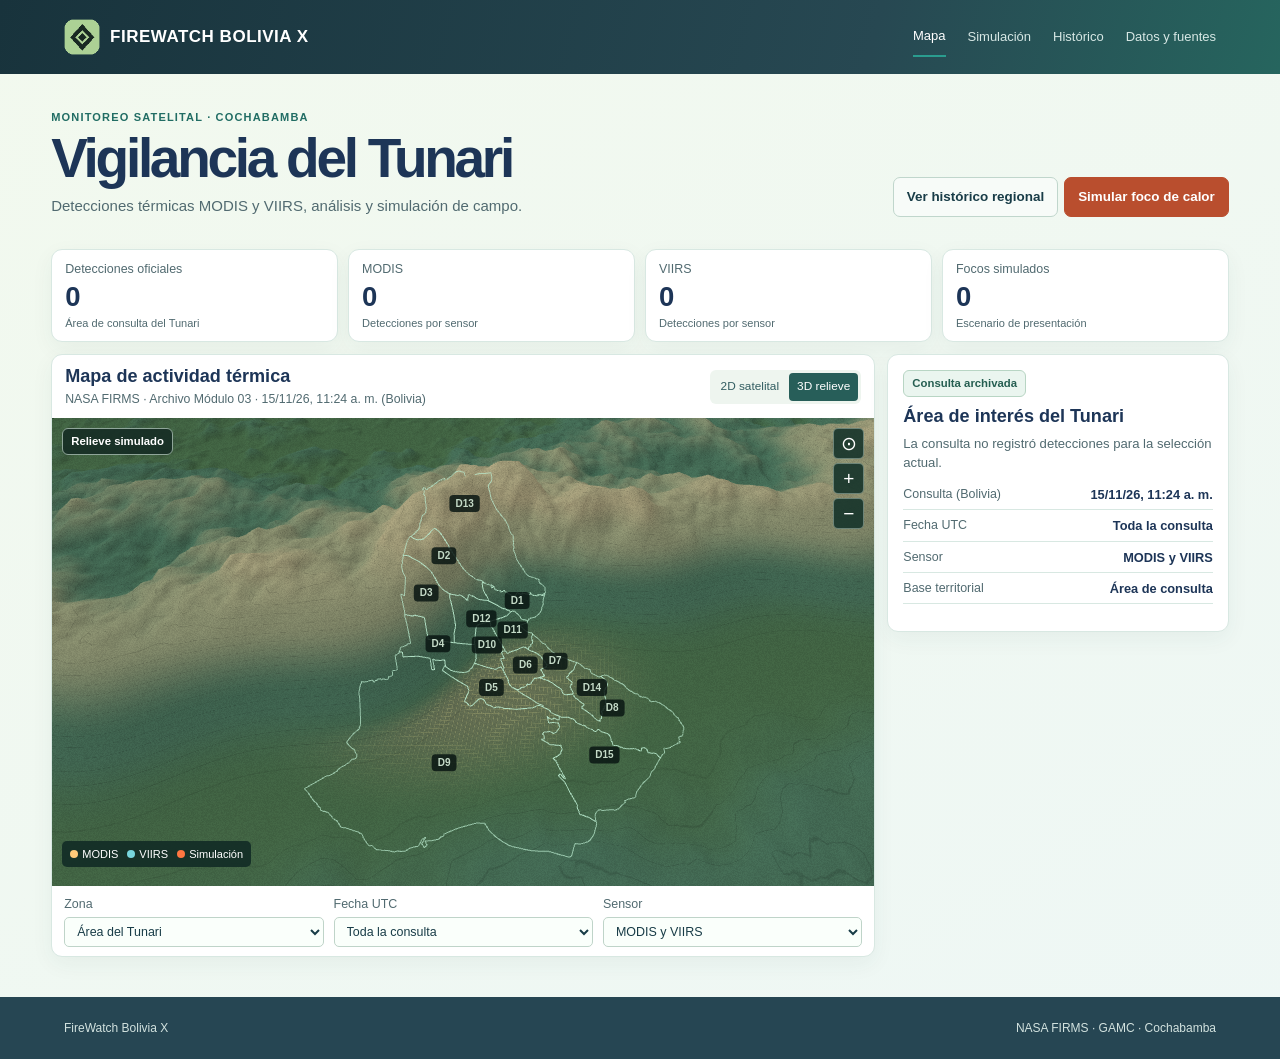
<file: docs/index.html>
<!doctype html>
<html lang="es">
<head>
  <meta charset="utf-8">
  <meta name="viewport" content="width=device-width, initial-scale=1">
  <meta name="theme-color" content="#1e3942">
  <title>FireWatch Bolivia X · Tunari</title>
  <link rel="icon" href="firewatch.png">
  <link rel="stylesheet" href="vendor/leaflet.css">
  <link rel="stylesheet" href="layout.css">
  <link rel="stylesheet" href="visor.css">
  <script defer src="vendor/leaflet.min.js"></script>
  <script defer src="data/distritos.js"></script>
  <script defer src="data/firms.js"></script>
  <script defer src="analisis.js"></script>
  <script defer src="terreno.js"></script>
  <script defer src="prediccion.js"></script>
  <script defer src="visor.js"></script>
</head>
<body class="fw-shell">
  <header class="fw-shell-header">
    <a class="fw-shell-logo" href="#mapa"><img src="firewatch.png" width="36" height="36" alt=""> FIREWATCH BOLIVIA X</a>
    <button id="menu" class="fw-shell-menu-boton" type="button" aria-expanded="false" aria-label="Menú principal">☰</button>
    <nav class="fw-shell-nav" id="nav" aria-label="Navegación">
      <a href="#mapa">Mapa</a><a href="#simulacion">Simulación</a><a href="#estadisticas">Histórico</a><a href="#fuentes">Datos y fuentes</a>
    </nav>
  </header>

  <main class="release">
    <header class="hero">
      <div><p class="eyebrow">MONITOREO SATELITAL · COCHABAMBA</p><h1>Vigilancia del Tunari</h1><p>Detecciones térmicas MODIS y VIIRS, análisis y simulación de campo.</p></div>
      <div class="hero-actions"><button type="button" id="archive-main" class="button outline">Ver histórico regional</button><button type="button" id="simulate-main" class="button primary">Simular foco de calor</button></div>
    </header>

    <section data-screen="mapa" aria-label="Mapa de vigilancia">
      <div class="kpis">
        <article><span>Detecciones oficiales</span><strong id="count">0</strong><small id="coverage-label">Área de interés del Tunari</small></article>
        <article><span>MODIS</span><strong id="modis-count">0</strong><small>Detecciones por sensor</small></article>
        <article><span>VIIRS</span><strong id="viirs-count">0</strong><small>Detecciones por sensor</small></article>
        <article><span>Focos simulados</span><strong id="demo-count">0</strong><small>Escenario de presentación</small></article>
      </div>
      <div class="dashboard">
        <article class="card map-card">
          <header class="card-header">
            <div><h2>Mapa de actividad térmica</h2><p id="map-source"></p></div>
            <div class="switch" aria-label="Vista de mapa">
              <button type="button" id="two-d" aria-pressed="false">2D satelital</button>
              <button type="button" id="three-d" aria-pressed="true">3D relieve</button>
            </div>
          </header>
          <div class="map-frame">
            <div id="terrain" class="terrain">
              <canvas class="scene" id="terrain-scene" aria-hidden="true"></canvas>
              <canvas class="hud" id="terrain-hud" tabindex="0" aria-label="Relieve simulado. Usa las flechas para girar y más o menos para acercar."></canvas>
            </div>
            <div id="map" aria-label="Mapa georreferenciado" hidden></div>
            <span id="terrain-caption" class="badge terrain-caption">Relieve simulado</span>
            <div class="map-nav">
              <button type="button" id="center" aria-label="Centrar mapa" title="Centrar mapa">⊙</button>
              <button type="button" id="zoom-in" aria-label="Acercar" title="Acercar">+</button>
              <button type="button" id="zoom-out" aria-label="Alejar" title="Alejar">−</button>
            </div>
            <div class="legend"><span><i class="modis"></i>MODIS</span><span><i class="viirs"></i>VIIRS</span><span><i class="demo"></i>Simulación</span></div>
          </div>
          <div class="filters">
            <label>Zona<select id="region"><option value="local">Área del Tunari</option><option value="regional">Ventana regional</option></select></label>
            <label>Fecha UTC<select id="map-day"><option value="all">Toda la consulta</option></select></label>
            <label>Sensor<select id="sensor"><option value="all">MODIS y VIIRS</option><option>MODIS</option><option>VIIRS</option></select></label>
            <label id="source-control" hidden>Consulta<select id="source"><option value="archive">Archivo Módulo 03</option><option value="live">Última consulta en vivo</option></select></label>
            <label id="imagery-control" hidden>Fondo 2D<select id="imagery"><option value="nasa">NASA GIBS</option><option value="osm">OpenStreetMap</option><option value="none">Cartografía local</option></select></label>
          </div>
          <p id="imagery-status" class="map-note" hidden></p>
        </article>
        <aside class="card inspector">
          <p id="inspector-source" class="badge">Consulta archivada</p>
          <h2 id="inspector-title">Área del Tunari</h2>
          <p id="inspector-note" class="body-note"></p>
          <dl id="inspector-details" class="details"></dl>
          <a href="#simulacion" class="button outline" id="open-simulator" hidden>Abrir escenario →</a>
          <button id="seed-scenario" type="button" class="button outline" hidden>Proyectar escenario desde esta detección →</button>
          <div id="map-playback" class="playback" hidden>
            <div><b id="map-hour">+0 h</b><span id="map-hectares"></span></div>
            <input id="map-time" type="range" min="0" max="24" step=".5" value="0" aria-label="Horas de simulación">
            <div class="actions"><button id="map-play" class="button outline" type="button">Pausar</button><button type="button" id="clear-map" class="button outline">Quitar foco</button></div>
          </div>
        </aside>
      </div>
    </section>

    <section data-screen="simulacion" class="split" hidden aria-label="Simulación">
      <article class="card padded">
        <p class="eyebrow">ESCENARIO SIMULADO</p><h2>Condiciones del foco</h2>
        <p id="scenario-location">Punto de demostración en el Distrito 13.</p>
        <form id="scenario-form">
          <div class="form-grid">
            <label>Temperatura (°C)<input id="temperature" type="number" min="0" max="65" value="36" required></label>
            <label>Humedad (%)<input id="humidity" type="number" min="0" max="100" value="15" required></label>
            <label>Viento (km/h)<input id="wind" type="number" min="0" max="120" value="42" required></label>
            <label>Dirección (°)<input id="bearing" type="number" min="0" max="359" value="60" required></label>
            <label>Precipitación (mm)<input id="rain" type="number" min="0" max="200" value="0" required></label>
            <label>Cobertura<select id="cover"><option value="mixta">Mixta</option><option value="bosque">Bosque</option><option value="pastizal">Pastizal</option></select></label>
          </div>
          <button type="submit" class="button primary">Simular foco de calor</button>
        </form>
      </article>
      <article class="card padded">
        <h2>Proyección del escenario</h2>
        <p>El cálculo combina temperatura, humedad, viento y focos cercanos. La geometría proyecta el avance según dirección del viento y cobertura.</p>
        <div id="sim-result" class="result-block"></div>
        <div class="actions"><a href="#mapa" class="button outline">Ver mapa</a><button id="clear-demo" class="button outline" type="button" hidden>Quitar simulación</button></div>
      </article>
    </section>

    <section data-screen="estadisticas" class="split" hidden aria-label="Histórico">
      <article class="card padded"><h2>Histórico de detecciones por día UTC</h2><p id="stat-origin"></p><div class="chart-legend"><span><i class="modis"></i>MODIS</span><span><i class="viirs"></i>VIIRS</span></div><div id="daily-chart" class="data-chart"></div><p>Selecciona una fecha para abrir sus detecciones en el mapa. El último día se contabiliza hasta la hora de corte de la consulta.</p></article>
      <article class="card padded"><h2>Exportar resultados</h2><p>La exportación oficial utiliza los filtros de zona, sensor y fecha del mapa. El escenario simulado tiene su propio archivo.</p>
        <div class="actions"><button id="export-real" class="button primary" type="button">CSV oficial</button><button id="export-sim" class="button outline" type="button" disabled>GeoJSON de simulación</button></div>
      </article>
    </section>

    <section data-screen="fuentes" class="split" hidden aria-label="Datos y fuentes">
      <article class="card padded"><h2>NASA FIRMS</h2><p id="connection-note">Para consultar FIRMS en vivo, abre el servidor local con <code>ABRIR_FIREWATCH.bat</code>. La copia archivada está disponible desde GitHub Pages.</p>
        <form id="firms-form" hidden>
          <label>MAP_KEY NASA<input type="password" id="firms-key" autocomplete="off" placeholder="Clave de 32 caracteres o variable local"></label>
          <label>Días de consulta<select id="firms-days"><option value="2">2 días</option><option value="1">1 día</option><option value="5">5 días</option></select></label>
          <button id="refresh-firms" class="button primary" type="submit">Actualizar área del Tunari</button>
        </form>
        <p id="live-status" role="status"></p>
        <p><a href="https://firms.modaps.eosdis.nasa.gov/api/map_key" target="_blank" rel="noreferrer">Solicitar MAP_KEY</a> · <a href="https://firms.modaps.eosdis.nasa.gov/api/area" target="_blank" rel="noreferrer">Documentación de FIRMS</a></p>
      </article>
      <article class="card padded"><h2>Cartografía y procedencia</h2>
        <p>La imagen satelital en línea proviene de NASA GIBS. Los 15 límites distritales corresponden al GeoJSON municipal. El recuadro del Tunari delimita el área de consulta FIRMS.</p>
        <label>Cargar límite vectorial del parque<input type="file" id="park-file" accept=".geojson,.json,application/geo+json"></label>
        <p id="park-note" role="status">El archivo incluye el área de consulta y los distritos. Puedes incorporar aquí el polígono oficial del parque.</p>
        <p><a href="https://recursosgamc.cochabamba.bo/api-doc" target="_blank" rel="noreferrer">Portal de datos geográficos del GAMC</a></p>
      </article>
    </section>
  </main>
  <footer class="fw-shell-footer"><span>FireWatch Bolivia X</span><span>NASA FIRMS · GAMC · Cochabamba</span></footer>
</body>
</html>
</file>
<file: docs/vendor/leaflet.css>
.leaflet-pane,.leaflet-tile,.leaflet-marker-icon,.leaflet-marker-shadow,.leaflet-tile-container,.leaflet-pane>svg,.leaflet-pane>canvas,.leaflet-zoom-box,.leaflet-image-layer,.leaflet-layer{position:absolute;left:0;top:0}.leaflet-container{overflow:hidden}.leaflet-tile,.leaflet-marker-icon,.leaflet-marker-shadow{-webkit-user-select:none;-moz-user-select:none;user-select:none;-webkit-user-drag:none}.leaflet-tile::selection{background:transparent}.leaflet-safari .leaflet-tile{image-rendering:-webkit-optimize-contrast}.leaflet-safari .leaflet-tile-container{width:1600px;height:1600px;-webkit-transform-origin:0 0}.leaflet-marker-icon,.leaflet-marker-shadow{display:block}.leaflet-container .leaflet-overlay-pane svg,.leaflet-container .leaflet-marker-pane img,.leaflet-container .leaflet-shadow-pane img,.leaflet-container .leaflet-tile-pane img,.leaflet-container img.leaflet-image-layer,.leaflet-container .leaflet-tile{max-width:none !important;max-height:none !important}.leaflet-container.leaflet-touch-zoom{-ms-touch-action:pan-x pan-y;touch-action:pan-x pan-y}.leaflet-container.leaflet-touch-drag{-ms-touch-action:pinch-zoom;touch-action:none;touch-action:pinch-zoom}.leaflet-container.leaflet-touch-drag.leaflet-touch-zoom{-ms-touch-action:none;touch-action:none}.leaflet-container{-webkit-tap-highlight-color:transparent}.leaflet-container a{-webkit-tap-highlight-color:rgba(51,181,229,0.4)}.leaflet-tile{filter:inherit;visibility:hidden}.leaflet-tile-loaded{visibility:inherit}.leaflet-zoom-box{width:0;height:0;-moz-box-sizing:border-box;box-sizing:border-box;z-index:800}.leaflet-overlay-pane svg{-moz-user-select:none}.leaflet-pane{z-index:400}.leaflet-tile-pane{z-index:200}.leaflet-overlay-pane{z-index:400}.leaflet-shadow-pane{z-index:500}.leaflet-marker-pane{z-index:600}.leaflet-tooltip-pane{z-index:650}.leaflet-popup-pane{z-index:700}.leaflet-map-pane canvas{z-index:100}.leaflet-map-pane svg{z-index:200}.leaflet-vml-shape{width:1px;height:1px}.lvml{behavior:url(#default#VML);display:inline-block;position:absolute}.leaflet-control{position:relative;z-index:800;pointer-events:visiblePainted;pointer-events:auto}.leaflet-top,.leaflet-bottom{position:absolute;z-index:1000;pointer-events:none}.leaflet-top{top:0}.leaflet-right{right:0}.leaflet-bottom{bottom:0}.leaflet-left{left:0}.leaflet-control{float:left;clear:both}.leaflet-right .leaflet-control{float:right}.leaflet-top .leaflet-control{margin-top:10px}.leaflet-bottom .leaflet-control{margin-bottom:10px}.leaflet-left .leaflet-control{margin-left:10px}.leaflet-right .leaflet-control{margin-right:10px}.leaflet-fade-anim .leaflet-tile{will-change:opacity}.leaflet-fade-anim .leaflet-popup{opacity:0;-webkit-transition:opacity 0.2s linear;-moz-transition:opacity 0.2s linear;transition:opacity 0.2s linear}.leaflet-fade-anim .leaflet-map-pane .leaflet-popup{opacity:1}.leaflet-zoom-animated{-webkit-transform-origin:0 0;-ms-transform-origin:0 0;transform-origin:0 0}.leaflet-zoom-anim .leaflet-zoom-animated{will-change:transform}.leaflet-zoom-anim .leaflet-zoom-animated{-webkit-transition:-webkit-transform 0.25s cubic-bezier(0, 0, 0.25, 1);-moz-transition:-moz-transform 0.25s cubic-bezier(0, 0, 0.25, 1);transition:transform 0.25s cubic-bezier(0, 0, 0.25, 1)}.leaflet-zoom-anim .leaflet-tile,.leaflet-pan-anim .leaflet-tile{-webkit-transition:none;-moz-transition:none;transition:none}.leaflet-zoom-anim .leaflet-zoom-hide{visibility:hidden}.leaflet-interactive{cursor:pointer}.leaflet-grab{cursor:-webkit-grab;cursor:-moz-grab;cursor:grab}.leaflet-crosshair,.leaflet-crosshair .leaflet-interactive{cursor:crosshair}.leaflet-popup-pane,.leaflet-control{cursor:auto}.leaflet-dragging .leaflet-grab,.leaflet-dragging .leaflet-grab .leaflet-interactive,.leaflet-dragging .leaflet-marker-draggable{cursor:move;cursor:-webkit-grabbing;cursor:-moz-grabbing;cursor:grabbing}.leaflet-marker-icon,.leaflet-marker-shadow,.leaflet-image-layer,.leaflet-pane>svg path,.leaflet-tile-container{pointer-events:none}.leaflet-marker-icon.leaflet-interactive,.leaflet-image-layer.leaflet-interactive,.leaflet-pane>svg path.leaflet-interactive,svg.leaflet-image-layer.leaflet-interactive path{pointer-events:visiblePainted;pointer-events:auto}.leaflet-container{background:#ddd;outline:0}.leaflet-container a{color:#0078A8}.leaflet-container a.leaflet-active{outline:2px solid orange}.leaflet-zoom-box{border:2px dotted #38f;background:rgba(255,255,255,0.5)}.leaflet-container{font:12px/1.5 "Helvetica Neue", Arial, Helvetica, sans-serif}.leaflet-bar{box-shadow:0 1px 5px rgba(0,0,0,0.65);border-radius:4px}.leaflet-bar a,.leaflet-bar a:hover{background-color:#fff;border-bottom:1px solid #ccc;width:26px;height:26px;line-height:26px;display:block;text-align:center;text-decoration:none;color:black}.leaflet-bar a,.leaflet-control-layers-toggle{background-position:50% 50%;background-repeat:no-repeat;display:block}.leaflet-bar a:hover{background-color:#f4f4f4}.leaflet-bar a:first-child{border-top-left-radius:4px;border-top-right-radius:4px}.leaflet-bar a:last-child{border-bottom-left-radius:4px;border-bottom-right-radius:4px;border-bottom:none}.leaflet-bar a.leaflet-disabled{cursor:default;background-color:#f4f4f4;color:#bbb}.leaflet-touch .leaflet-bar a{width:30px;height:30px;line-height:30px}.leaflet-touch .leaflet-bar a:first-child{border-top-left-radius:2px;border-top-right-radius:2px}.leaflet-touch .leaflet-bar a:last-child{border-bottom-left-radius:2px;border-bottom-right-radius:2px}.leaflet-control-zoom-in,.leaflet-control-zoom-out{font:bold 18px 'Lucida Console', Monaco, monospace;text-indent:1px}.leaflet-touch .leaflet-control-zoom-in,.leaflet-touch .leaflet-control-zoom-out{font-size:22px}.leaflet-control-layers{box-shadow:0 1px 5px rgba(0,0,0,0.4);background:#fff;border-radius:5px}.leaflet-control-layers-toggle{background-image:url(images/layers.png);width:36px;height:36px}.leaflet-retina .leaflet-control-layers-toggle{background-image:url(images/layers-2x.png);background-size:26px 26px}.leaflet-touch .leaflet-control-layers-toggle{width:44px;height:44px}.leaflet-control-layers .leaflet-control-layers-list,.leaflet-control-layers-expanded .leaflet-control-layers-toggle{display:none}.leaflet-control-layers-expanded .leaflet-control-layers-list{display:block;position:relative}.leaflet-control-layers-expanded{padding:6px 10px 6px 6px;color:#333;background:#fff}.leaflet-control-layers-scrollbar{overflow-y:scroll;overflow-x:hidden;padding-right:5px}.leaflet-control-layers-selector{margin-top:2px;position:relative;top:1px}.leaflet-control-layers label{display:block}.leaflet-control-layers-separator{height:0;border-top:1px solid #ddd;margin:5px -10px 5px -6px}.leaflet-default-icon-path{background-image:url(images/marker-icon.png)}.leaflet-container .leaflet-control-attribution{background:#fff;background:rgba(255,255,255,0.7);margin:0}.leaflet-control-attribution,.leaflet-control-scale-line{padding:0 5px;color:#333}.leaflet-control-attribution a{text-decoration:none}.leaflet-control-attribution a:hover{text-decoration:underline}.leaflet-container .leaflet-control-attribution,.leaflet-container .leaflet-control-scale{font-size:11px}.leaflet-left .leaflet-control-scale{margin-left:5px}.leaflet-bottom .leaflet-control-scale{margin-bottom:5px}.leaflet-control-scale-line{border:2px solid #777;border-top:none;line-height:1.1;padding:2px 5px 1px;font-size:11px;white-space:nowrap;overflow:hidden;-moz-box-sizing:border-box;box-sizing:border-box;background:#fff;background:rgba(255,255,255,0.5)}.leaflet-control-scale-line:not(:first-child){border-top:2px solid #777;border-bottom:none;margin-top:-2px}.leaflet-control-scale-line:not(:first-child):not(:last-child){border-bottom:2px solid #777}.leaflet-touch .leaflet-control-attribution,.leaflet-touch .leaflet-control-layers,.leaflet-touch .leaflet-bar{box-shadow:none}.leaflet-touch .leaflet-control-layers,.leaflet-touch .leaflet-bar{border:2px solid rgba(0,0,0,0.2);background-clip:padding-box}.leaflet-popup{position:absolute;text-align:center;margin-bottom:20px}.leaflet-popup-content-wrapper{padding:1px;text-align:left;border-radius:12px}.leaflet-popup-content{margin:13px 19px;line-height:1.4}.leaflet-popup-content p{margin:18px 0}.leaflet-popup-tip-container{width:40px;height:20px;position:absolute;left:50%;margin-left:-20px;overflow:hidden;pointer-events:none}.leaflet-popup-tip{width:17px;height:17px;padding:1px;margin:-10px auto 0;-webkit-transform:rotate(45deg);-moz-transform:rotate(45deg);-ms-transform:rotate(45deg);transform:rotate(45deg)}.leaflet-popup-content-wrapper,.leaflet-popup-tip{background:white;color:#333;box-shadow:0 3px 14px rgba(0,0,0,0.4)}.leaflet-container a.leaflet-popup-close-button{position:absolute;top:0;right:0;padding:4px 4px 0 0;border:none;text-align:center;width:18px;height:14px;font:16px/14px Tahoma, Verdana, sans-serif;color:#c3c3c3;text-decoration:none;font-weight:bold;background:transparent}.leaflet-container a.leaflet-popup-close-button:hover{color:#999}.leaflet-popup-scrolled{overflow:auto;border-bottom:1px solid #ddd;border-top:1px solid #ddd}.leaflet-oldie .leaflet-popup-content-wrapper{-ms-zoom:1}.leaflet-oldie .leaflet-popup-tip{width:24px;margin:0 auto;-ms-filter:"progid:DXImageTransform.Microsoft.Matrix(M11=0.70710678, M12=0.70710678, M21=-0.70710678, M22=0.70710678)";filter:progid:DXImageTransform.Microsoft.Matrix(M11=0.70710678, M12=0.70710678, M21=-0.70710678, M22=0.70710678)}.leaflet-oldie .leaflet-popup-tip-container{margin-top:-1px}.leaflet-oldie .leaflet-control-zoom,.leaflet-oldie .leaflet-control-layers,.leaflet-oldie .leaflet-popup-content-wrapper,.leaflet-oldie .leaflet-popup-tip{border:1px solid #999}.leaflet-div-icon{background:#fff;border:1px solid #666}.leaflet-tooltip{position:absolute;padding:6px;background-color:#fff;border:1px solid #fff;border-radius:3px;color:#222;white-space:nowrap;-webkit-user-select:none;-moz-user-select:none;-ms-user-select:none;user-select:none;pointer-events:none;box-shadow:0 1px 3px rgba(0,0,0,0.4)}.leaflet-tooltip.leaflet-clickable{cursor:pointer;pointer-events:auto}.leaflet-tooltip-top:before,.leaflet-tooltip-bottom:before,.leaflet-tooltip-left:before,.leaflet-tooltip-right:before{position:absolute;pointer-events:none;border:6px solid transparent;background:transparent;content:""}.leaflet-tooltip-bottom{margin-top:6px}.leaflet-tooltip-top{margin-top:-6px}.leaflet-tooltip-bottom:before,.leaflet-tooltip-top:before{left:50%;margin-left:-6px}.leaflet-tooltip-top:before{bottom:0;margin-bottom:-12px;border-top-color:#fff}.leaflet-tooltip-bottom:before{top:0;margin-top:-12px;margin-left:-6px;border-bottom-color:#fff}.leaflet-tooltip-left{margin-left:-6px}.leaflet-tooltip-right{margin-left:6px}.leaflet-tooltip-left:before,.leaflet-tooltip-right:before{top:50%;margin-top:-6px}.leaflet-tooltip-left:before{right:0;margin-right:-12px;border-left-color:#fff}.leaflet-tooltip-right:before{left:0;margin-left:-12px;border-right-color:#fff}

/*# sourceMappingURL=leaflet.css.map */
</file>
<file: docs/layout.css>
/* DISEÑO GENERAL FIREWATCH BOLIVIA X */

.fw-shell {
  min-height: 100vh;
  display: flex;
  flex-direction: column;
  background: #f1faee;
  color: #1d3557;
  font-family: Inter, Arial, sans-serif;
}

/* ENCABEZADO PRINCIPAL */

.fw-shell-header {
  background: #264653;
  color: white;
  padding: 17px 5%;
  display: flex;
  align-items: center;
  justify-content: space-between;
  gap: 25px;
  position: sticky;
  top: 0;
  z-index: 2000;
}

.fw-shell-logo {
  display: flex;
  align-items: center;
  gap: 12px;
  color: white;
  text-decoration: none;
  font-size: 17px;
  font-weight: 800;
}

.fw-shell-nav {
  display: flex;
  align-items: center;
  gap: 22px;
}

.fw-shell-nav a {
  color: #d7e8e5;
  text-decoration: none;
  font-size: 13px;
  font-weight: 500;
  padding: 9px 0;
}

.fw-shell-nav a:hover {
  color: white;
}

.fw-shell-nav a.actual {
  color: white;
  border-bottom: 2px solid #2a9d8f;
}

.fw-shell-menu-boton {
  display: none;
  border: 0;
  color: white;
  background: transparent;
  cursor: pointer;
}

/* PIE DE PAGINA */

.fw-shell-footer {
  background: #264653;
  color: #d2e2df;
  padding: 22px 5%;
  display: flex;
  flex-wrap: wrap;
  justify-content: space-between;
  gap: 12px;
  font-size: 12px;
}

/* RESPONSIVE */

@media (max-width: 900px) {
  .fw-shell-menu-boton {
    display: flex;
  }

  .fw-shell-nav {
    display: none;
    position: absolute;
    top: 100%;
    left: 0;
    right: 0;
    background: #264653;
    padding: 20px;
    flex-direction: column;
    align-items: stretch;
    gap: 10px;
    box-shadow: 0 15px 25px #0003;
  }

  .fw-shell-nav.abierto {
    display: flex;
  }

  .fw-shell-nav a {
    padding: 12px;
    border-radius: 7px;
  }

  .fw-shell-nav a.actual {
    background: #345d68;
    border-bottom: none;
  }
}

@media (max-width: 600px) {
  .fw-shell-header {
    padding: 16px;
  }

  .fw-shell-logo {
    font-size: 14px;
  }

  .fw-shell-footer {
    flex-direction: column;
    text-align: center;
  }

}
</file>
<file: docs/visor.css>
:root{--ink:#183c47;--muted:#516a70;--line:#d8e8e2;--surface:#fff;--teal:#216d64;--orange:#ba4b29}
*{box-sizing:border-box}
[hidden]{display:none!important}
body{margin:0;background:linear-gradient(145deg,#f4f9ef,#eff8f6);font:15px/1.5 Inter,system-ui,sans-serif;color:var(--ink)}
h1,h2,p{margin:0}
h2{font-size:1.13rem;line-height:1.25}
a{color:#1d6d62}
button,input,select{font:inherit}
:focus-visible{outline:2px solid #c9502a;outline-offset:3px}
.fw-shell{background:linear-gradient(150deg,#f2f9ee,#eef7f5)}
.fw-shell-header{background:linear-gradient(105deg,#18333c,#274852 68%,#26655e);min-height:66px}
.fw-shell-logo{white-space:nowrap;gap:10px;letter-spacing:.03em}
.fw-shell-logo img{border-radius:8px}
.fw-shell-footer{margin-top:auto}
.release{width:min(100%,1480px);margin:auto;padding:20px clamp(12px,4vw,55px) 40px}
.hero{display:flex;align-items:end;justify-content:space-between;gap:20px;margin-bottom:17px;padding:15px 0}
.eyebrow{color:var(--teal);font-size:.69rem;letter-spacing:.105em;font-weight:700;margin-bottom:5px}
.hero h1{font-size:clamp(2.25rem,4.3vw,4.6rem);letter-spacing:-.06em;line-height:1.03;margin-bottom:8px}
.hero p:last-child{color:var(--muted)}
.button{cursor:pointer;display:inline-flex;justify-content:center;align-items:center;padding:9px 13px;border:1px solid #c0d6cc;border-radius:7px;text-decoration:none;font-size:.84rem;font-weight:680;white-space:nowrap;color:var(--ink);background:#f7fbf8}
.button:hover{background:#e9f4ee}
.button.primary{background:#b94e2e;color:#fff;border-color:#b94e2e}
.button.primary:hover{background:#a84024}
.button:disabled{opacity:.56;cursor:default}
.kpis{display:grid;grid-template-columns:repeat(4,minmax(0,1fr));gap:10px;margin-bottom:12px}
.kpis article,.card{min-width:0;background:var(--surface);border:1px solid var(--line);border-radius:11px;box-shadow:0 7px 22px #2448420e}
.kpis article{display:grid;padding:10px 13px;gap:2px}
.kpis article span,.details dt,label{color:var(--muted);font-size:.78rem}
.kpis article strong{font-size:1.72rem;line-height:1.15;letter-spacing:-.04em;font-variant-numeric:tabular-nums}
.kpis article small{font-size:.69rem;color:var(--muted)}
.dashboard{display:grid;grid-template-columns:minmax(0,1fr) minmax(245px,29%);gap:12px;align-items:start}
.map-card{overflow:hidden}
.card-header{display:flex;justify-content:space-between;align-items:center;gap:8px;padding:10px 13px}
.card-header p{font-size:.77rem;color:var(--muted);margin-top:2px}
.switch{display:flex;gap:2px;padding:3px;border-radius:6px;background:#eef5ef}
.switch button{border:0;background:transparent;padding:5px 8px;border-radius:4px;cursor:pointer;font-size:.74rem;white-space:nowrap;color:#315c60}
.switch button[aria-pressed=true]{background:#275e59;color:white}
.switch button:disabled{opacity:.45}
.map-frame{position:relative;isolation:isolate;height:clamp(355px,52vh,650px);background:#193228}
#map,.terrain,.terrain canvas{position:absolute;inset:0;width:100%;height:100%;display:block}
.terrain canvas.hud{touch-action:none;cursor:grab}
.terrain canvas.hud:active{cursor:grabbing}
#map{background:repeating-linear-gradient(0deg,#283c36 0 1px,transparent 1px 30px),repeating-linear-gradient(90deg,#283c36 0 1px,transparent 1px 30px),#142a24}
.map-nav,.legend,.terrain-caption{position:absolute;z-index:651}
.map-nav{top:10px;right:10px;display:grid;gap:4px}
.map-nav button{display:grid;place-items:center;width:31px;height:31px;background:#18352be8;color:white;border:1px solid #a0b6a898;border-radius:5px;cursor:pointer;font-size:19px}
.badge{display:inline-block;border:1px solid #b8d5c4;background:#eaf5ef;border-radius:6px;color:#255e51;font-weight:700;padding:4px 8px;font-size:.71rem}
.badge.simulated{background:#fff0e5;border-color:#e9b99c;color:#a63d20}
.terrain-caption{top:10px;left:10px;background:#172e25e8;border-color:#8fa599;color:#fff}
.legend{bottom:19px;left:10px;display:flex;gap:9px;background:#132d26eb;color:#fff;padding:5px 8px;border-radius:5px;font-size:.69rem}
.legend span{display:flex;align-items:center;gap:4px}
.legend i{width:8px;height:8px;border-radius:50%}
.legend .modis{background:#ffca7a}.legend .viirs{background:#78d6dd}.legend .demo{background:#ff7641}
.filters{padding:9px 12px;display:flex;gap:10px;flex-wrap:wrap}
.filters>label{min-width:145px;flex:1}
label{display:grid;gap:3px}
select,input:not([type=range]){width:100%;border:1px solid #bfd4c9;background:#fafffb;color:var(--ink);padding:6px 8px;border-radius:5px;min-width:0}
.inspector,.padded{padding:15px}
.inspector h2{margin-top:8px}
.body-note,.padded p,.map-note{color:var(--muted);font-size:.82rem;margin-top:6px}
.map-note{margin:0 12px 8px}
.details{display:grid;gap:6px;margin:12px 0}
.details div{display:flex;gap:8px;justify-content:space-between;border-bottom:1px solid var(--line);padding-bottom:5px}
.details dt,.details dd{margin:0}
.details dd{font-size:.8rem;font-weight:620;text-align:right}
.playback{border-top:1px solid var(--line);margin-top:11px;padding-top:10px}
.playback div{display:flex;justify-content:space-between;gap:6px;color:var(--muted);font-size:.78rem}
.playback b{color:var(--orange)}
.playback input{width:100%;accent-color:#b94e2e}
.split{display:grid;grid-template-columns:repeat(2,minmax(0,1fr));gap:12px}
form{margin:11px 0;display:grid;gap:9px;justify-items:start}
form>label{width:100%}
.form-grid{display:grid;grid-template-columns:repeat(2,minmax(0,1fr));gap:8px;width:100%}
.actions{display:flex;gap:7px;flex-wrap:wrap;margin-top:10px}
.result-block{margin-top:10px;padding:9px 11px;border:1px solid var(--line);border-radius:7px;font-size:.86rem}
.data-chart{margin:10px 0;display:grid;gap:7px}
.chart-row{display:grid;grid-template-columns:minmax(85px,111px) 1fr 42px;align-items:center;gap:7px;font-size:.74rem;cursor:pointer;text-align:left;border:1px solid var(--line);background:#f9fcf9;border-radius:6px;color:var(--ink);padding:7px}.chart-row:hover{background:#edf7ef}
.chart-track{display:flex;height:11px;border-radius:4px;background:#e7f1ea;overflow:hidden}
.chart-track i{display:block;height:100%}.chart-track .modis,.chart-legend .modis{background:#c3803b}.chart-track .viirs,.chart-legend .viirs{background:#327f78}.chart-legend{display:flex;gap:10px;font-size:.75rem;margin-top:8px}.chart-legend i{display:inline-block;width:9px;height:9px;border-radius:50%;margin-right:4px}.hero-actions{display:flex;flex-wrap:wrap;gap:6px}
@media(max-width:800px){.dashboard,.split{grid-template-columns:1fr}.hero{align-items:start}.map-frame{height:390px}}
@media(max-width:520px){.hero{flex-direction:column;gap:9px}.kpis{grid-template-columns:repeat(2,minmax(0,1fr))}.fw-shell-logo{font-size:.87rem}.map-frame{height:350px}.filters>label{min-width:118px}}
</file>
